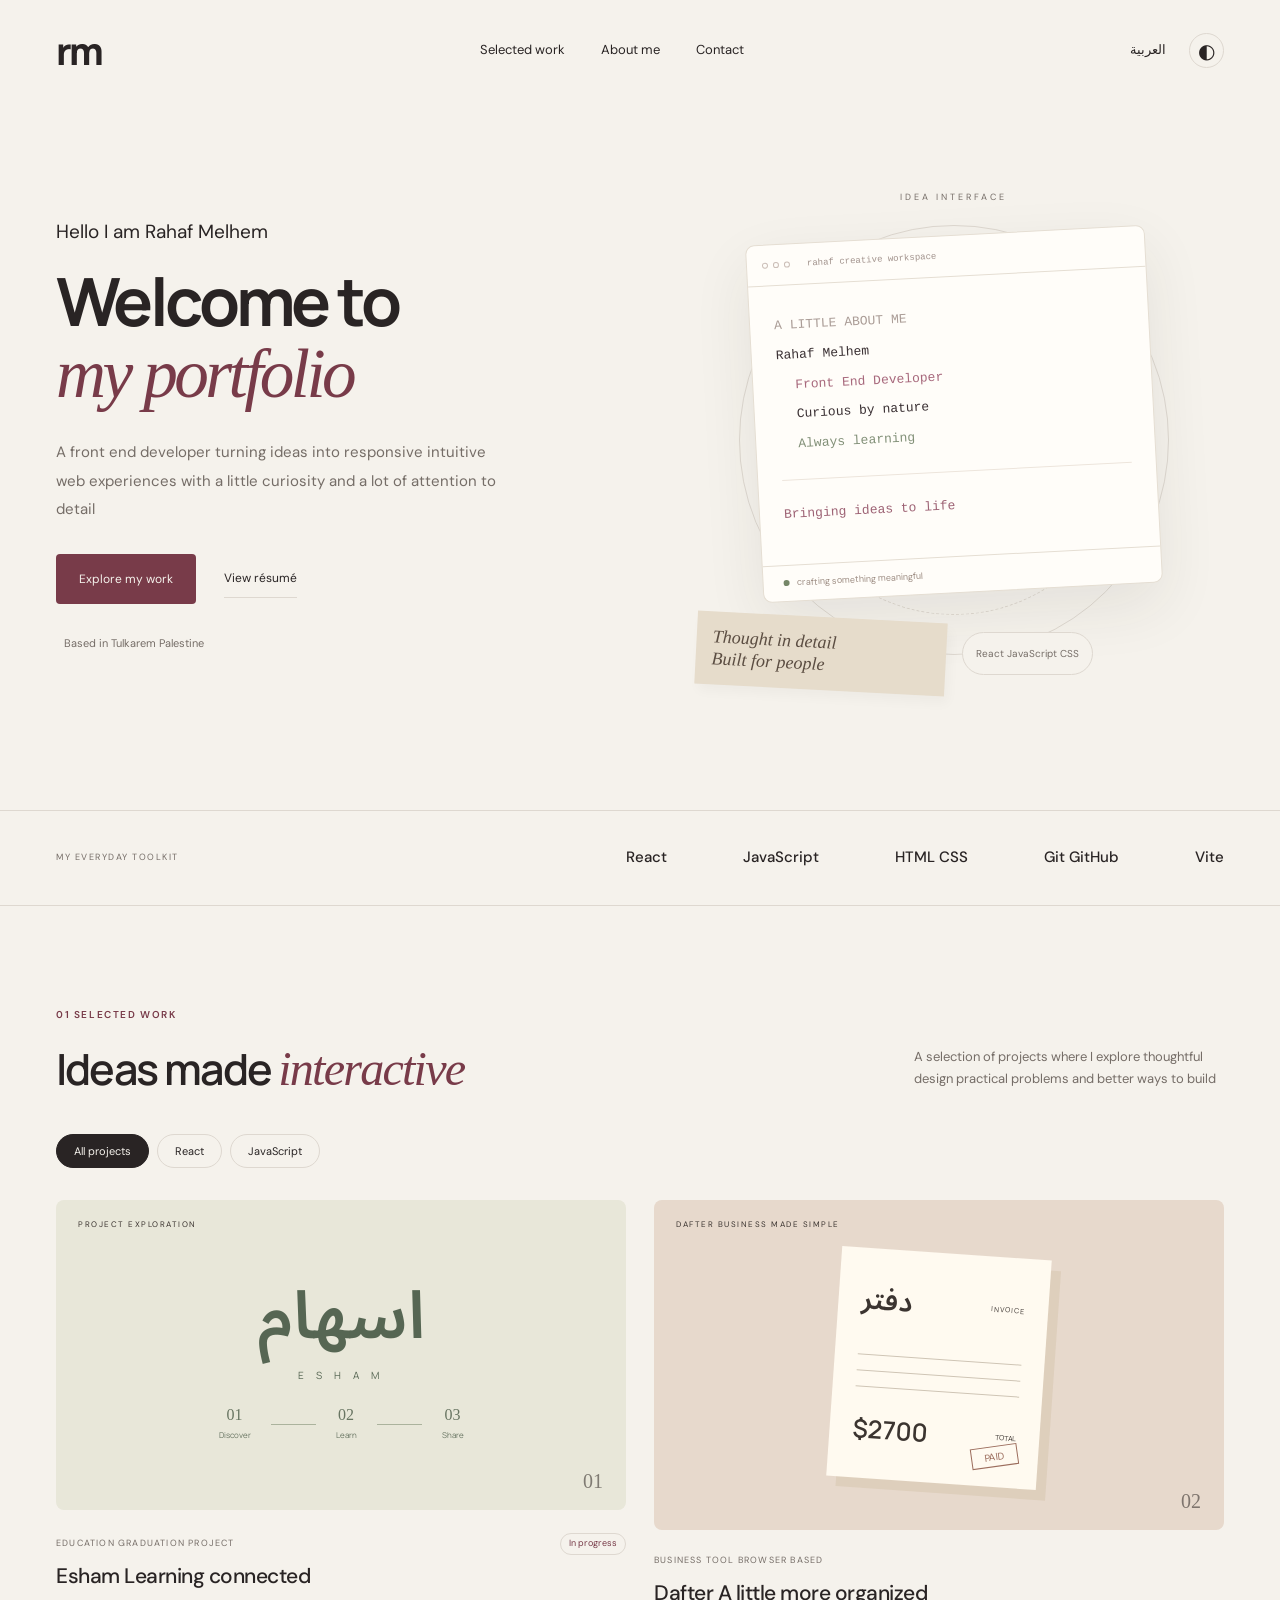
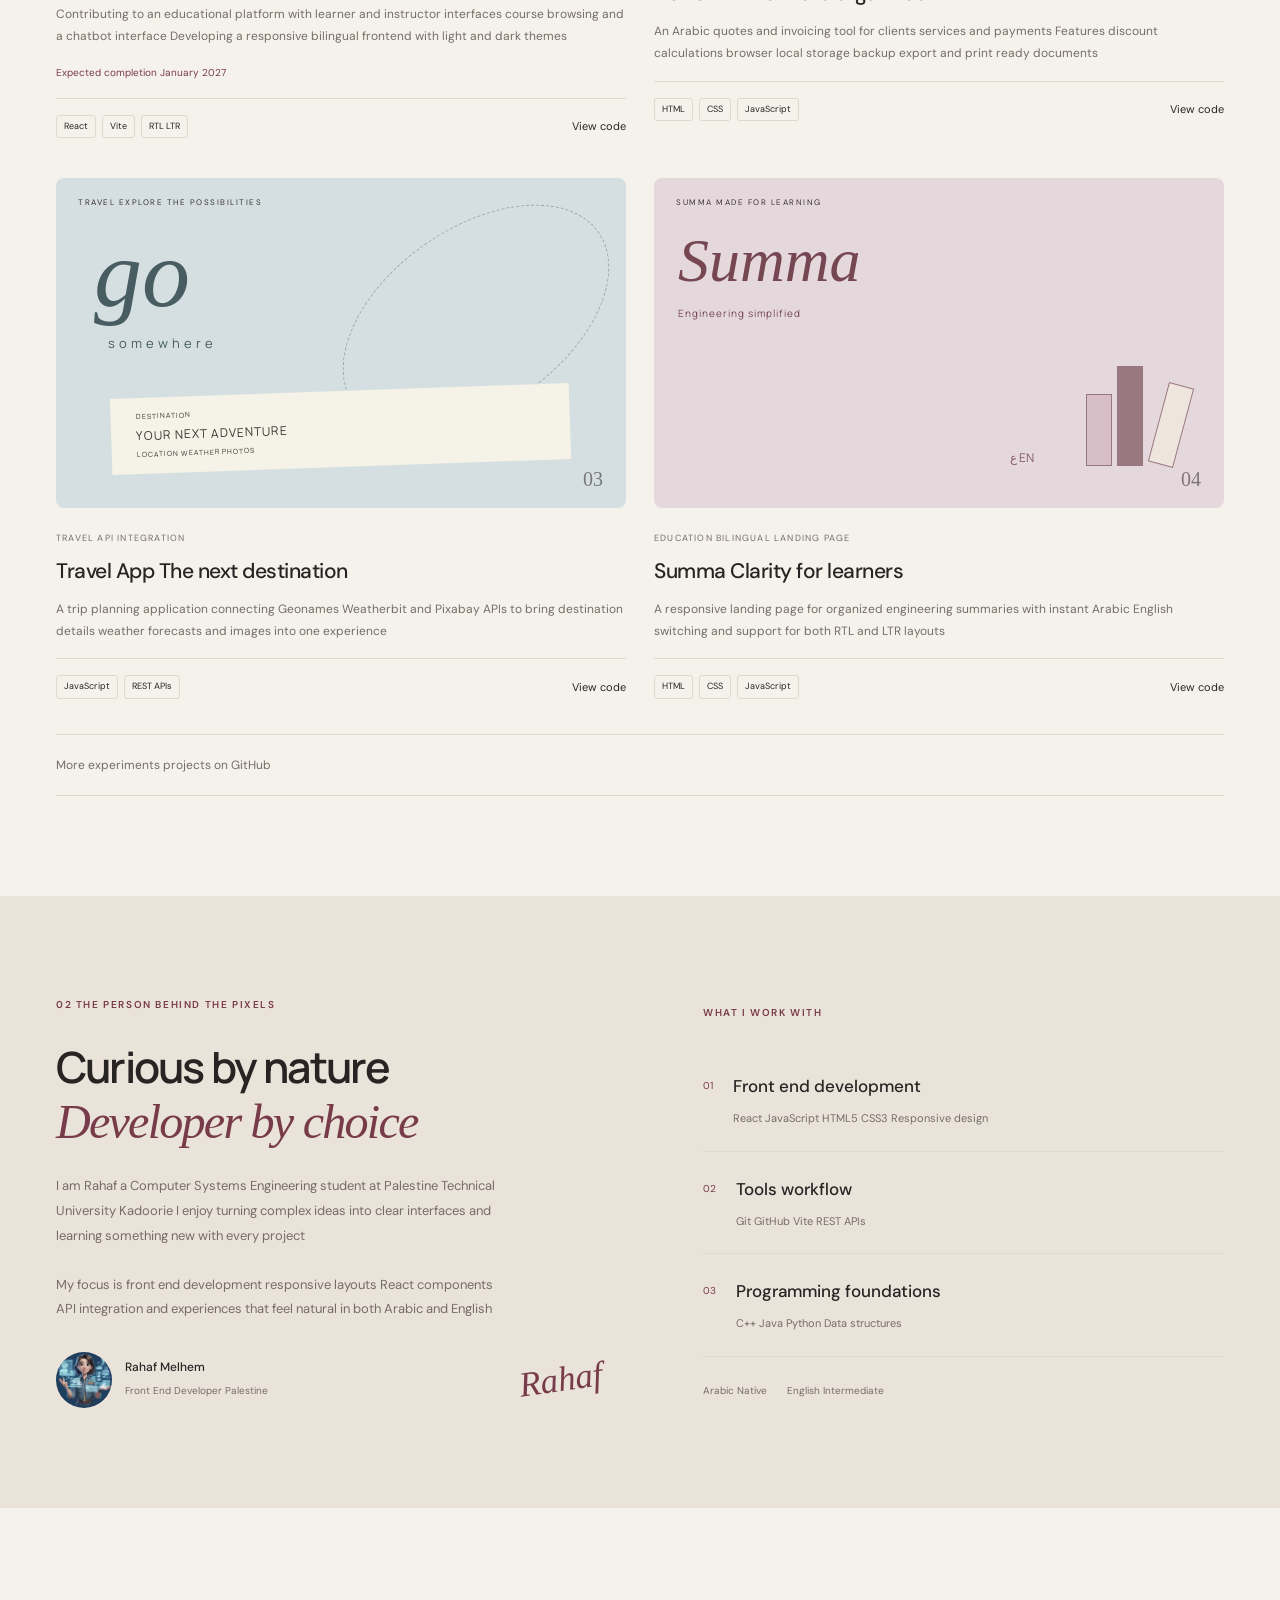
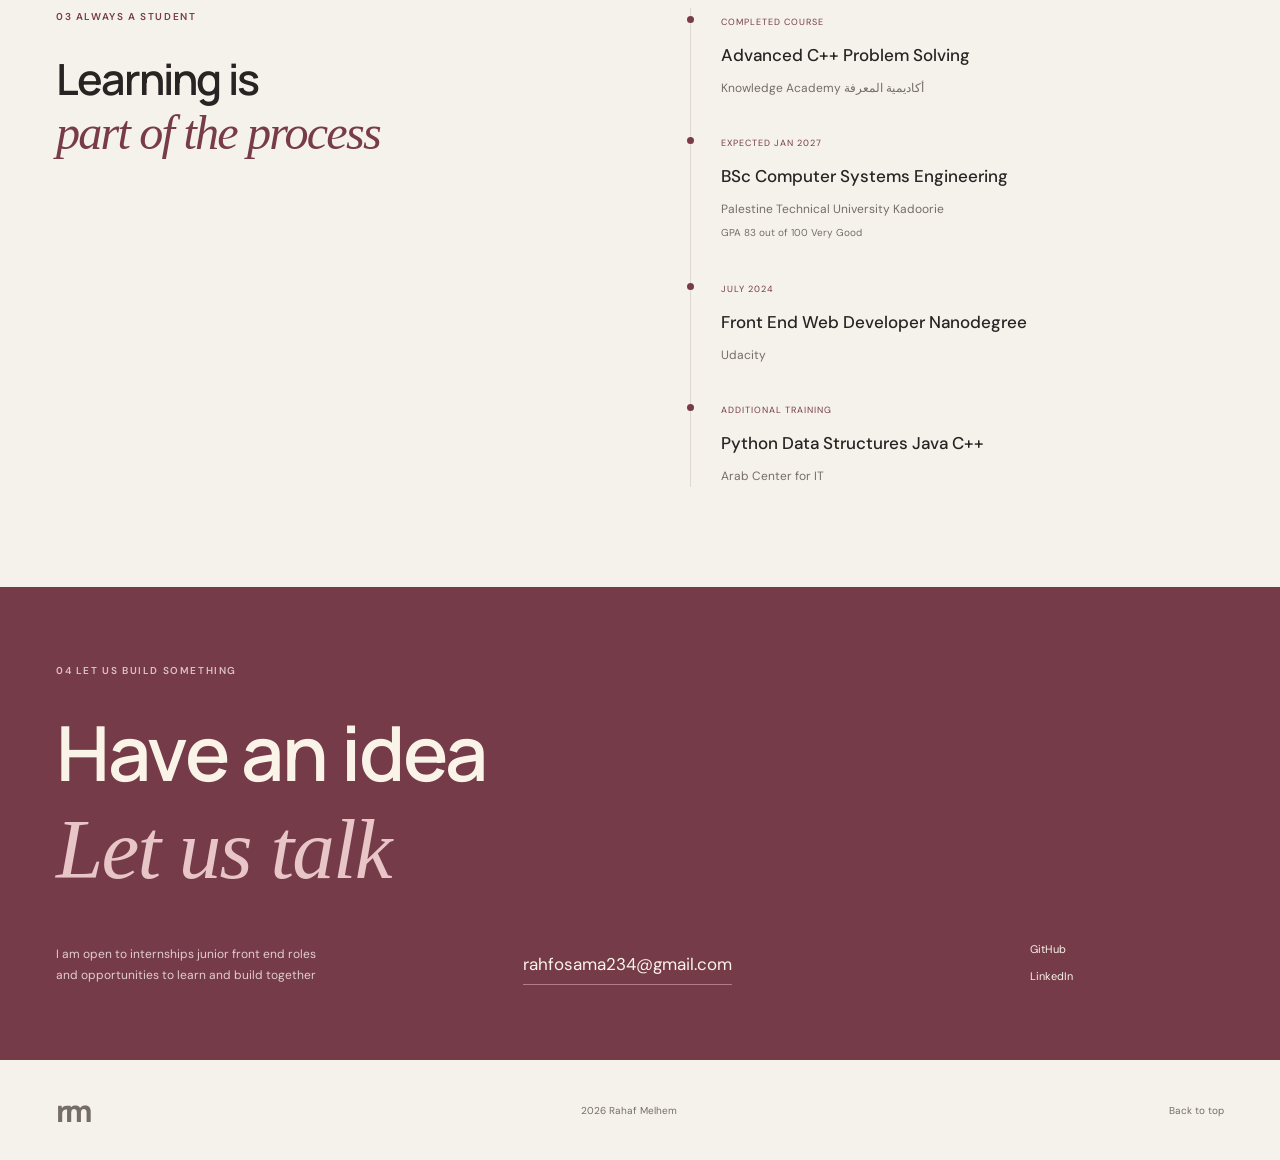
<file: index.html>
<!doctype html><html lang="en"><head><meta charset="utf-8"><meta name="viewport" content="width=device-width,initial-scale=1"><meta http-equiv="refresh" content="0; url=portfolio/"><title>Rahaf Melhem Portfolio</title></head><body><p><a href="portfolio/">Open Rahaf Melhem Portfolio</a></p></body></html>
</file>
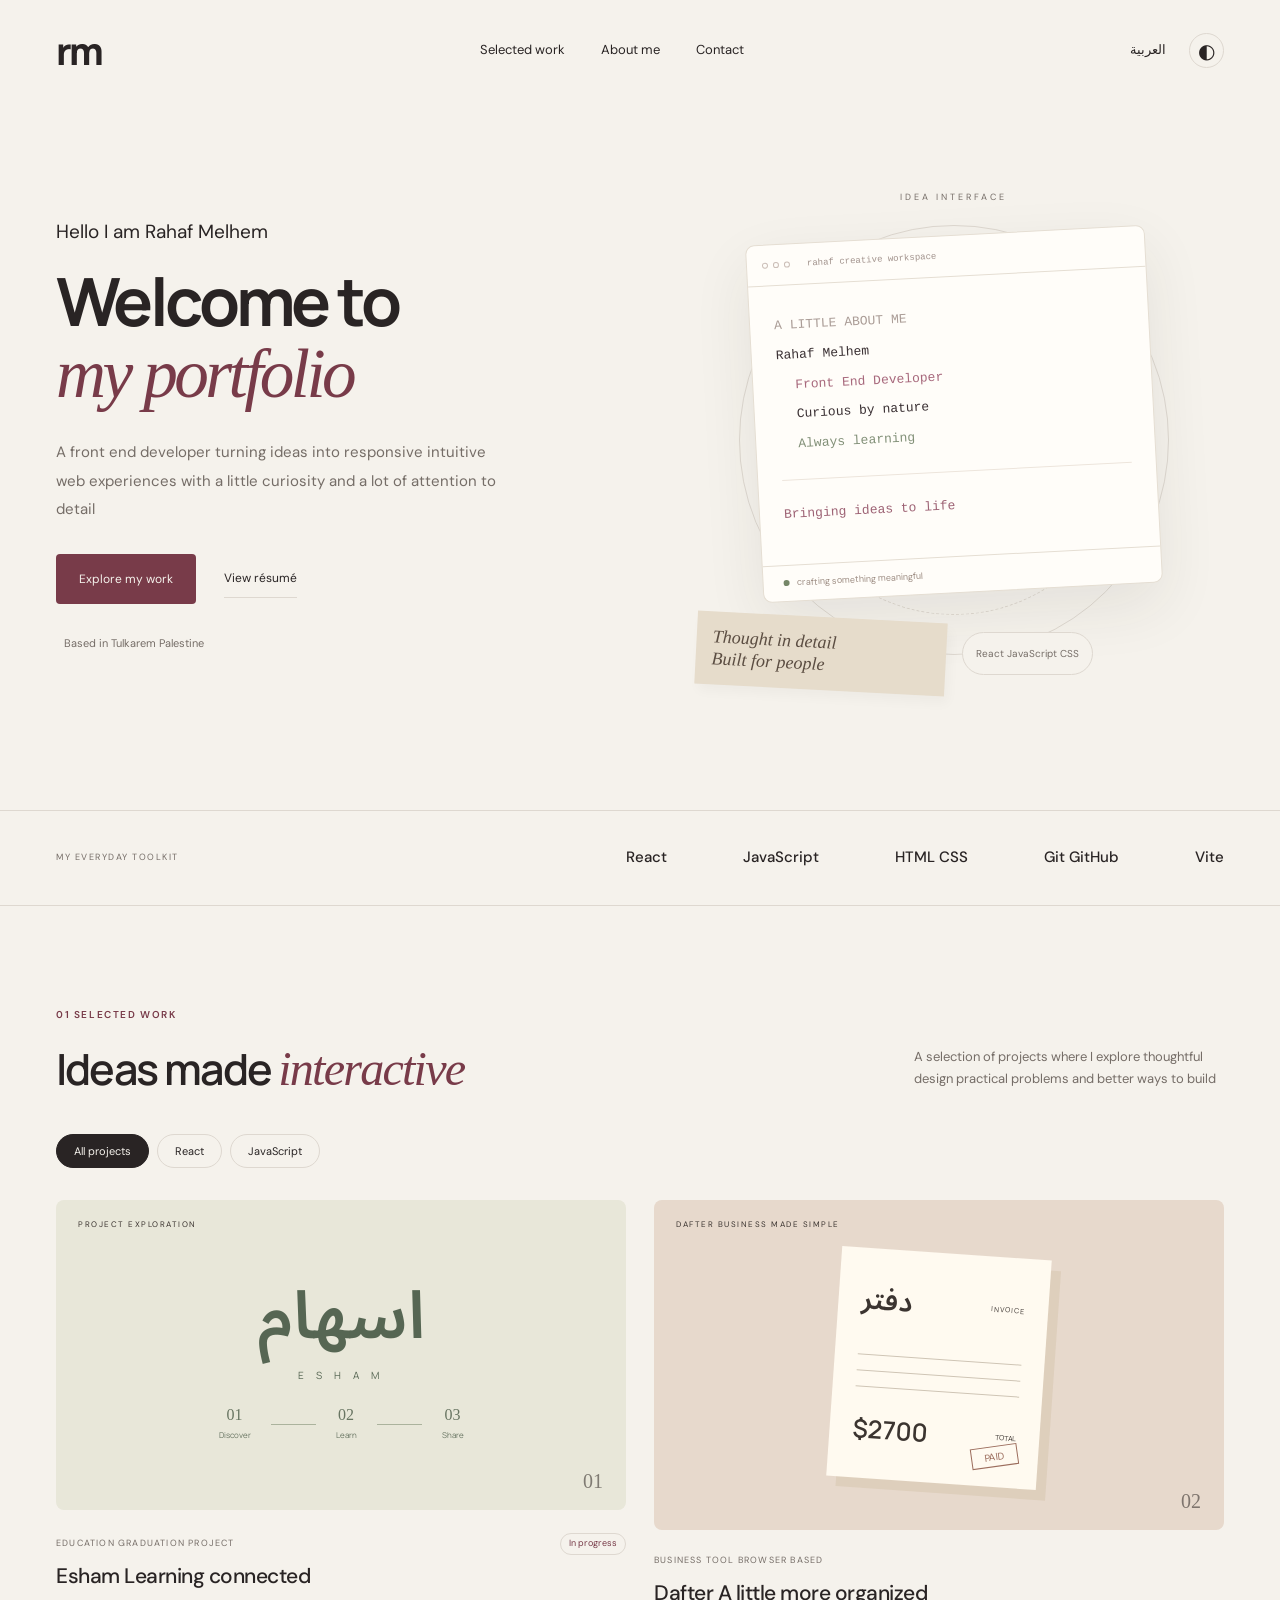
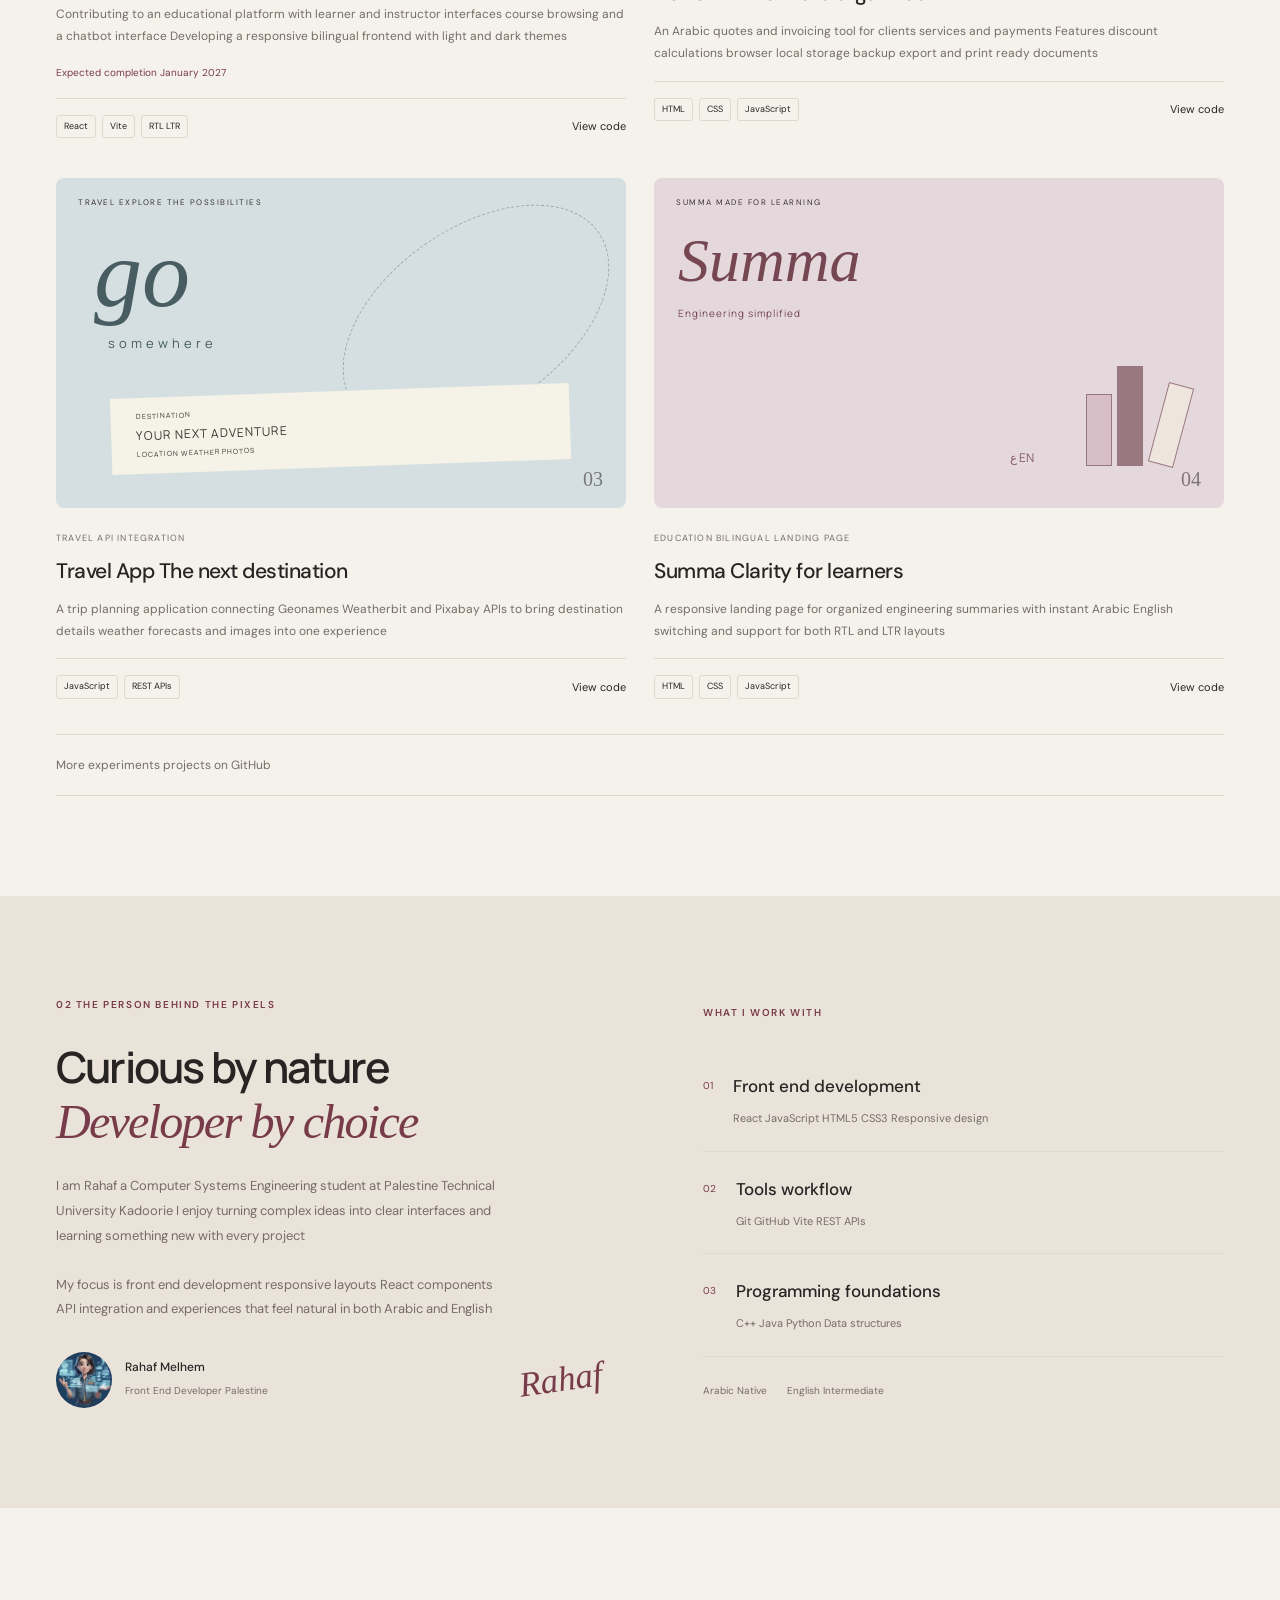
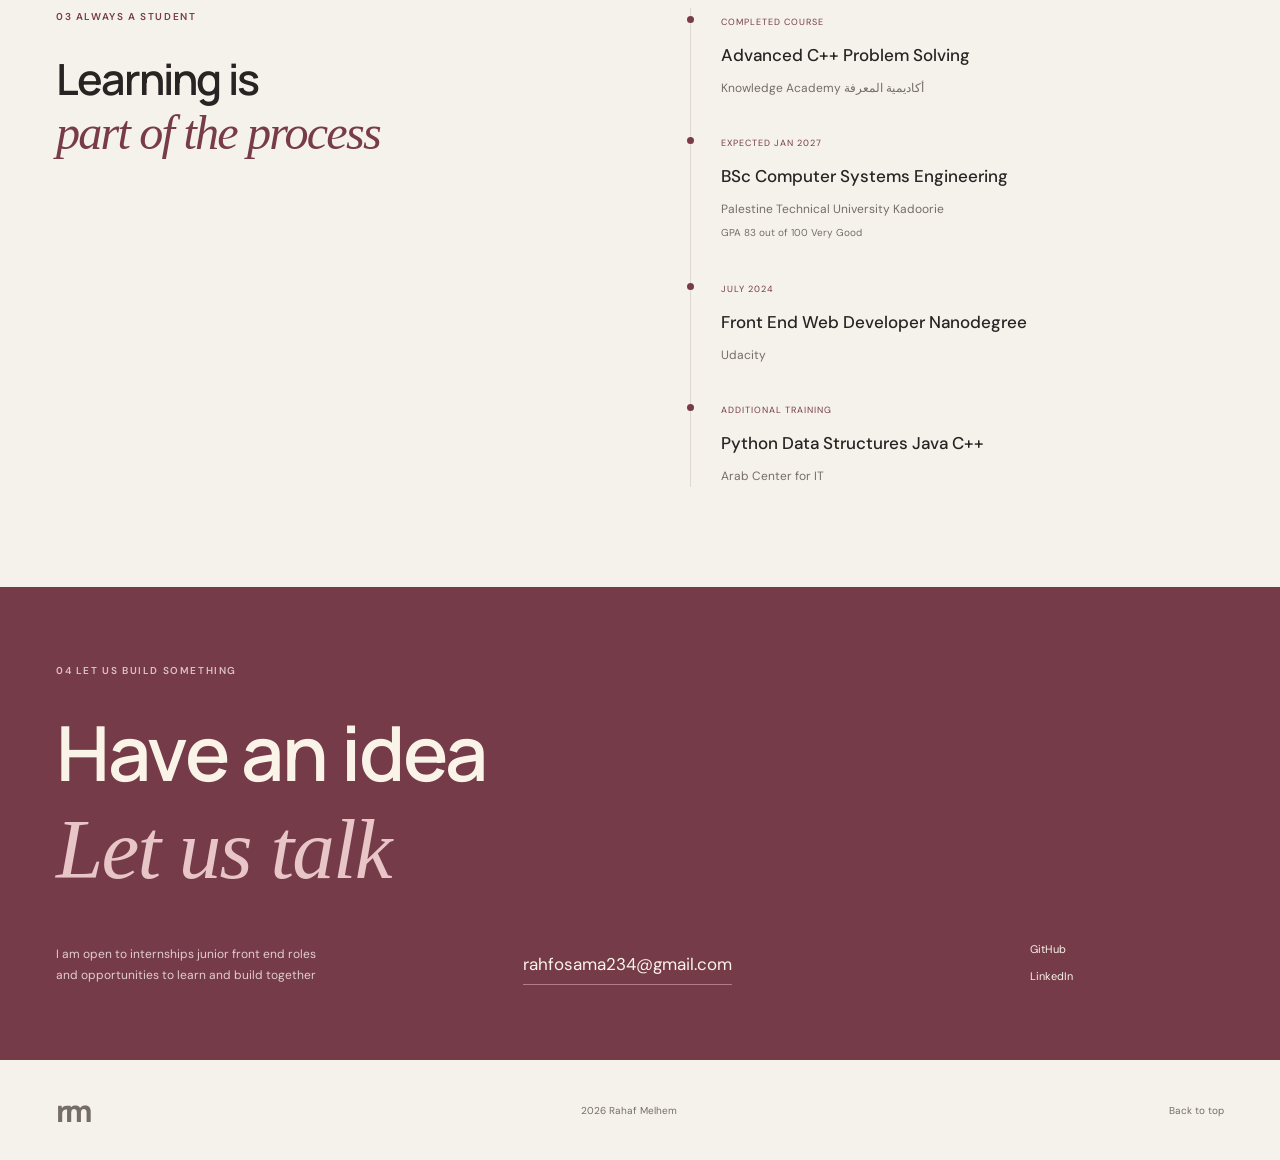
<file: portfolio/index.html>
<!doctype html>
<html lang="en" dir="ltr">
<head>
<meta charset="utf-8"><meta name="viewport" content="width=device-width, initial-scale=1">
<meta name="theme-color" content="#f5f2ec"><meta name="description" content="Rahaf Melhem — Front-End Developer and Computer Systems Engineering student. Explore React, JavaScript and bilingual web projects.">
<meta property="og:title" content="Rahaf Melhem — Front-End Developer"><meta property="og:description" content="Thoughtful interfaces, built with care. A selection of my frontend projects and engineering journey.">
<title>Rahaf Melhem   Front End Developer</title>
<link rel="icon" href="assets/favicon.svg" type="image/svg+xml"><link rel="stylesheet" href="style.css"><script src="script.js" defer></script>
</head>
<body>
<a class="skip" href="#main" data-i18n="skip">Skip to content</a>
<header class="header"><a class="brand" href="#" aria-label="Rahaf Melhem home">rm</a><nav aria-label="Main navigation"><a href="#work" data-i18n="navWork">Selected work</a><a href="#about" data-i18n="navAbout">About me</a><a href="#contact" data-i18n="navContact">Contact</a></nav><div class="controls"><button id="language" aria-label="Switch to Arabic">العربية</button><button id="theme" aria-label="Switch color theme" title="Switch color theme">◐</button></div></header>
<main id="main">
<section class="hero wrap"><div class="hero-copy"><p class="hello" data-i18n="hello">Hello  I am Rahaf Melhem </p><h1 data-i18n="hero">Welcome to<br><em>my portfolio</em></h1><p class="intro" data-i18n="intro">A front end developer turning ideas into responsive  intuitive web experiences   with a little curiosity and a lot of attention to detail </p><div class="actions"><a class="button primary" href="#work"><span data-i18n="explore">Explore my work</span><span aria-hidden="true"> </span></a><a class="text-link" href="resume.html" target="_blank" data-i18n="resume">View résumé  </a></div><p class="location"><span aria-hidden="true"> </span> <span data-i18n="location">Based in Tulkarem  Palestine</span></p></div>
<div class="hero-art" aria-label="A visual sketch of the process from idea to interface"><div class="art-caption">IDEA   INTERFACE</div><div class="orbit orbit-one"></div><div class="orbit orbit-two"></div><div class="browser-card"><div class="browser-top"><i></i><i></i><i></i><span>rahaf   creative workspace</span></div><div class="code-body"><p class="code-comment">A LITTLE ABOUT ME</p><p>Rahaf Melhem</p><p class="indent"><span class="code-key">Front End Developer</span></p><p class="indent">Curious by nature</p><p class="indent"><span class="code-str">Always learning</span></p><div class="code-line"></div><p class="code-fn">Bringing ideas to life</p></div><div class="browser-bottom"><span class="status-dot"></span> crafting something meaningful</div></div><div class="floating-note"><div data-i18n="note">Thought in detail <br>Built for people </div></div><div class="skill-sticker"><span>React   JavaScript   CSS</span></div></div></section>
<div class="tech-strip"><div class="wrap strip-inner"><span data-i18n="toolkit">MY EVERYDAY TOOLKIT</span><div>React <b aria-hidden="true"></b> JavaScript <b aria-hidden="true"></b> HTML   CSS <b aria-hidden="true"></b> Git   GitHub <b aria-hidden="true"></b> Vite</div></div></div>
<section id="work" class="work wrap section"><div class="section-top"><div><p class="eyebrow" data-i18n="workLabel">01   SELECTED WORK</p><h2 data-i18n="workTitle">Ideas made <em>interactive </em></h2></div><p data-i18n="workIntro">A selection of projects where I explore thoughtful design  practical problems  and better ways to build </p></div><div class="filters" role="group" aria-label="Filter projects"><button class="active" data-filter="all" aria-pressed="true" data-i18n="filterAll">All projects</button><button data-filter="react" aria-pressed="false">React</button><button data-filter="js" aria-pressed="false">JavaScript</button></div>
<div class="projects">
<article class="project featured" data-type="react"><div class="project-art esham-art"><span class="art-label" data-i18n="visualLabel">PROJECT EXPLORATION</span><div class="esham-word">اسهام<span>E S H A M</span></div><div class="learning-path"><span>01<br><small>Discover</small></span><i></i><span>02<br><small>Learn</small></span><i></i><span>03<br><small>Share</small></span></div><span class="project-number">01</span></div><div class="project-body"><div class="project-top"><p class="category" data-i18n="eshamType">EDUCATION   GRADUATION PROJECT</p><span class="badge" data-i18n="progress">In progress</span></div><h3 data-i18n="eshamName">Esham   Learning  connected </h3><p data-i18n="eshamDesc">Contributing to an educational platform with learner and instructor interfaces  course browsing  and a chatbot interface  Developing a responsive  bilingual frontend with light and dark themes </p><p class="completion" data-i18n="completion">Expected completion   January 2027</p><div class="project-footer"><div class="tags"><span>React</span><span>Vite</span><span>RTL   LTR</span></div><a href="https://github.com/skillifyproj-creator/esham" target="_blank" rel="noopener noreferrer" data-i18n="code">View code  </a></div></div></article>
<article class="project" data-type="js"><div class="project-art dafter-art"><span class="art-label">DAFTER   BUSINESS MADE SIMPLE</span><div class="invoice-art"><span class="invoice-brand">دفتر<span>INVOICE</span></span><div class="invoice-lines"><i></i><i></i><i></i></div><div class="invoice-total">$2700<span>TOTAL</span></div><div class="paid-stamp">PAID</div></div><span class="project-number">02</span></div><div class="project-body"><p class="category" data-i18n="dafterType">BUSINESS TOOL   BROWSER BASED</p><h3 data-i18n="dafterName">Dafter   A little more organized </h3><p data-i18n="dafterDesc">An Arabic quotes and invoicing tool for clients  services  and payments  Features discount calculations  browser local storage  backup export  and print ready documents </p><div class="project-footer"><div class="tags"><span>HTML</span><span>CSS</span><span>JavaScript</span></div><a href="https://github.com/rahafOM/dafter" target="_blank" rel="noopener noreferrer" data-i18n="code">View code  </a></div></div></article>
<article class="project" data-type="js"><div class="project-art travel-art"><span class="art-label">TRAVEL   EXPLORE THE POSSIBILITIES</span><div class="travel-orbit"></div><div class="travel-word">go<span>somewhere </span></div><div class="travel-ticket">DESTINATION <span>YOUR NEXT ADVENTURE</span><div>LOCATION   WEATHER   PHOTOS</div></div><span class="project-number">03</span></div><div class="project-body"><p class="category" data-i18n="travelType">TRAVEL   API INTEGRATION</p><h3 data-i18n="travelName">Travel App   The next destination </h3><p data-i18n="travelDesc">A trip planning application connecting Geonames  Weatherbit  and Pixabay APIs to bring destination details  weather forecasts  and images into one experience </p><div class="project-footer"><div class="tags"><span>JavaScript</span><span>REST APIs</span></div><a href="https://github.com/rahafOM/travel" target="_blank" rel="noopener noreferrer" data-i18n="code">View code  </a></div></div></article>
<article class="project" data-type="js"><div class="project-art summa-art"><span class="art-label">SUMMA   MADE FOR LEARNING</span><div class="summa-title">Summa<span>Engineering  simplified </span></div><div class="summa-books"><span></span><span></span><span></span><i>ع   EN</i></div><span class="project-number">04</span></div><div class="project-body"><p class="category" data-i18n="summaType">EDUCATION   BILINGUAL LANDING PAGE</p><h3 data-i18n="summaName">Summa   Clarity for learners </h3><p data-i18n="summaDesc">A responsive landing page for organized engineering summaries  with instant Arabic English switching and support for both RTL and LTR layouts </p><div class="project-footer"><div class="tags"><span>HTML</span><span>CSS</span><span>JavaScript</span></div><a href="https://github.com/rahafOM/summa" target="_blank" rel="noopener noreferrer" data-i18n="code">View code  </a></div></div></article>
</div><a class="more-projects" href="https://github.com/rahafOM" target="_blank" rel="noopener noreferrer"><span data-i18n="more">More experiments   projects on GitHub</span><span> </span></a></section>
<section id="about" class="about-section"><div class="wrap about-grid"><div><p class="eyebrow" data-i18n="aboutLabel">02   THE PERSON BEHIND THE PIXELS</p><h2 data-i18n="aboutTitle">Curious by nature <br><em>Developer by choice </em></h2><p class="about-text" data-i18n="aboutText">I am Rahaf  a Computer Systems Engineering student at Palestine Technical University   Kadoorie  I enjoy turning complex ideas into clear interfaces and learning something new with every project </p><p class="about-text" data-i18n="aboutText2">My focus is front end development  responsive layouts  React components  API integration  and experiences that feel natural in both Arabic and English </p><div class="profile-mini"><img src="assets/rahaf.jpg" alt="Rahaf’s illustrated GitHub avatar" width="56" height="56" loading="lazy"><div><strong data-i18n="myName">Rahaf Melhem</strong><span data-i18n="role">Front End Developer   Palestine</span></div><span class="signature" aria-hidden="true">Rahaf </span></div></div><div class="skills-panel"><p class="eyebrow" data-i18n="skillsLabel">WHAT I WORK WITH</p><div class="skill-row"><span>01</span><div><h3 data-i18n="frontend">Front end development</h3><p>React   JavaScript   HTML5   CSS3   Responsive design</p></div></div><div class="skill-row"><span>02</span><div><h3 data-i18n="tools">Tools   workflow</h3><p>Git   GitHub   Vite   REST APIs</p></div></div><div class="skill-row"><span>03</span><div><h3 data-i18n="foundations">Programming foundations</h3><p>C++   Java   Python   Data structures</p></div></div><div class="languages"><span data-i18n="arabic">Arabic   Native</span><span data-i18n="english">English   Intermediate</span></div></div></div></section>
<section class="wrap section journey"><div><p class="eyebrow" data-i18n="journeyLabel">03   ALWAYS A STUDENT</p><h2 data-i18n="journeyTitle">Learning is<br><em>part of the process </em></h2></div><div class="timeline"><div class="timeline-item"><span class="date" data-i18n="completedCourse">COMPLETED COURSE</span><h3 data-i18n="advancedCpp">Advanced C++ &amp; Problem Solving</h3><p data-i18n="academy">Knowledge Academy  أكاديمية المعرفة </p></div><div class="timeline-item"><span class="date" data-i18n="expected">EXPECTED JAN 2027</span><h3 data-i18n="degree">BSc Computer Systems Engineering</h3><p data-i18n="university">Palestine Technical University   Kadoorie</p><span class="small" data-i18n="gpa">GPA 83 out of 100   Very Good</span></div><div class="timeline-item"><span class="date" data-i18n="july">JULY 2024</span><h3>Front End Web Developer Nanodegree</h3><p>Udacity</p></div><div class="timeline-item"><span class="date" data-i18n="training">ADDITIONAL TRAINING</span><h3 data-i18n="courses">Python  Data Structures  Java   C++</h3><p data-i18n="center">Arab Center for IT</p></div></div></section>
<section id="contact" class="contact"><div class="wrap"><p class="eyebrow" data-i18n="contactLabel">04   LET US BUILD SOMETHING</p><h2 data-i18n="contactTitle">Have an idea <br><em>Let us talk </em><span> </span></h2><div class="contact-bottom"><p data-i18n="contactText">I am open to internships  junior front end roles  and opportunities to learn and build together </p><a class="email" href="mailto:rahfosama234@gmail.com">rahfosama234@gmail.com</a><div class="social"><a href="https://github.com/rahafOM" target="_blank" rel="noopener noreferrer">GitHub  </a><a href="https://www.linkedin.com/in/rahaf-melhem" target="_blank" rel="noopener noreferrer">LinkedIn  </a></div></div></div></section>
</main><footer class="wrap footer"><a class="brand" href="#" aria-label="Back to top">rm</a><p>  <span id="year">2026</span> <span data-i18n="myName">Rahaf Melhem</span></p><a href="#main" data-i18n="backTop">Back to top  </a></footer>
</body></html>
</file>
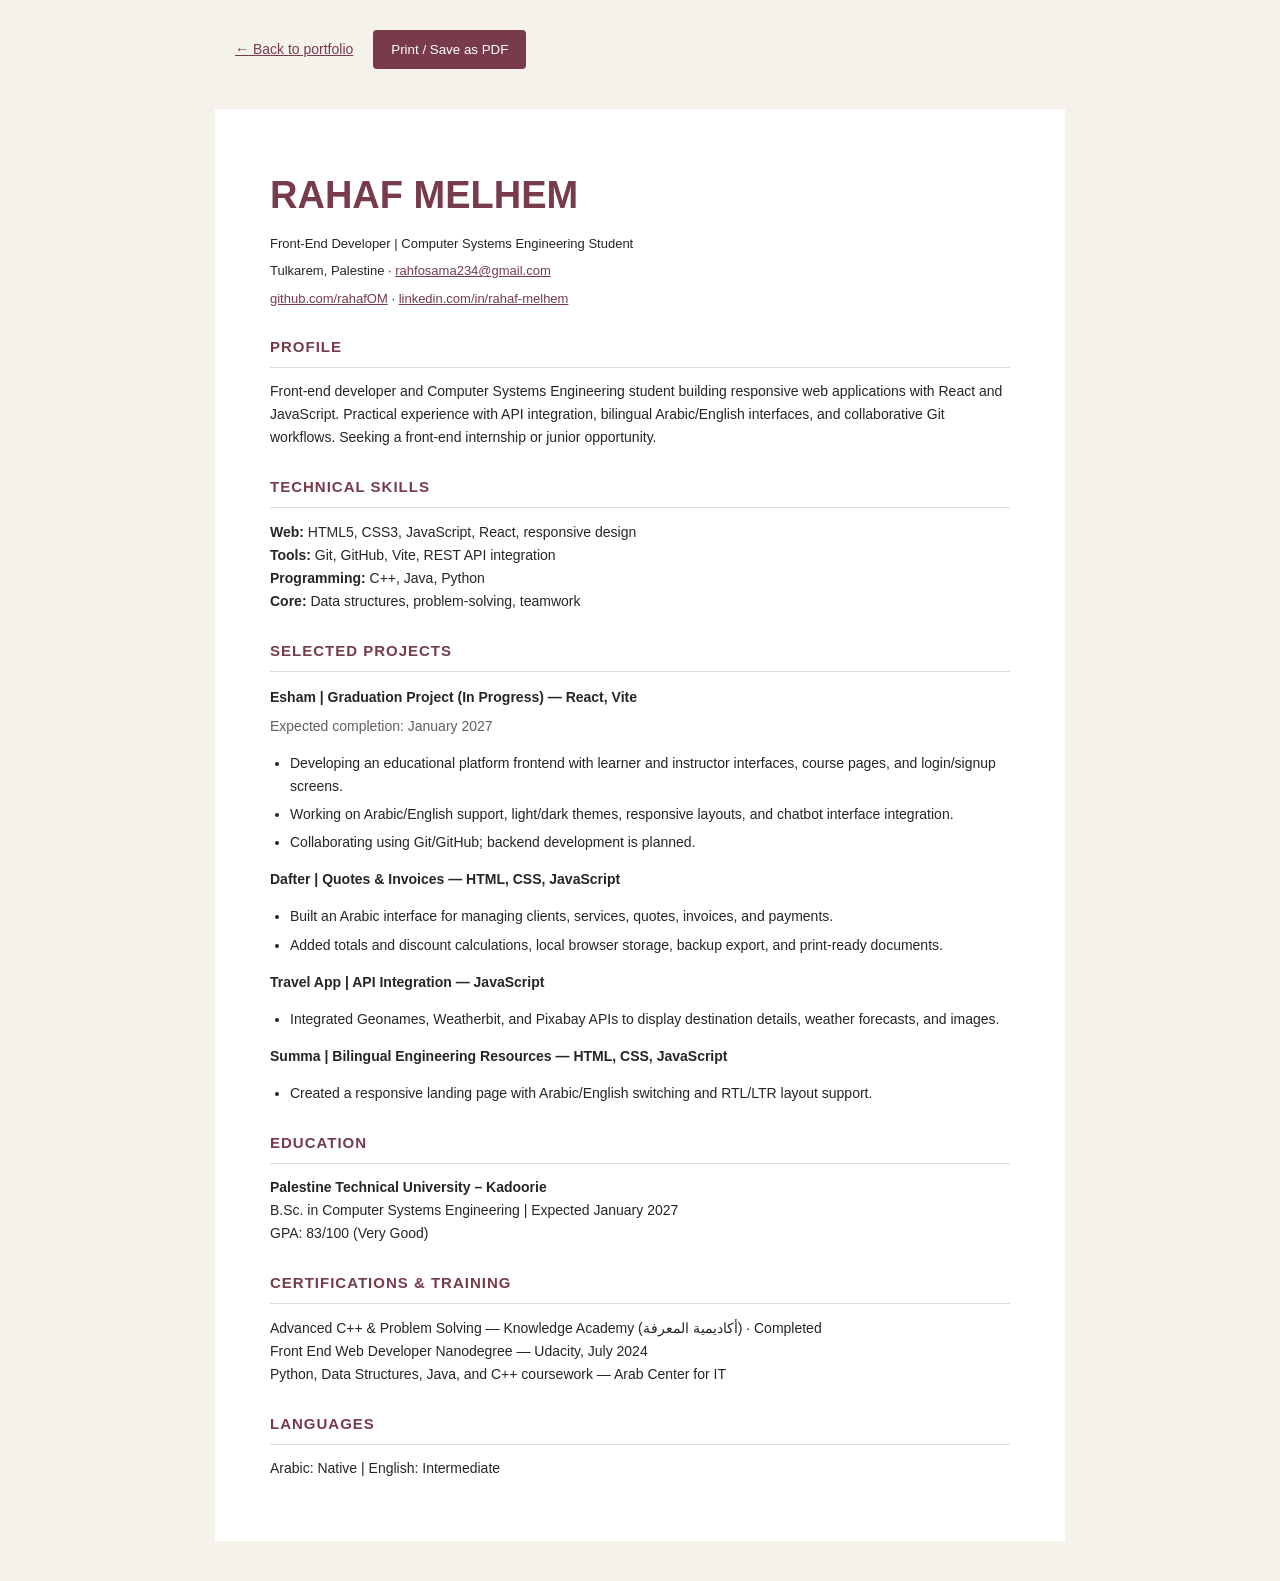
<file: portfolio/resume.html>
<!doctype html><html lang="en"><head><meta charset="utf-8"><meta name="viewport" content="width=device-width,initial-scale=1"><title>Rahaf Melhem — Résumé</title><style>*{box-sizing:border-box}body{margin:0;background:#f5f2ec;font:14px/1.65 Arial,sans-serif;color:#292424}main{max-width:850px;margin:40px auto;padding:55px;background:#fff}h1{font-size:38px;margin:0;color:#783b49}h2{font-size:15px;text-transform:uppercase;letter-spacing:1px;border-bottom:1px solid #ddd;padding-bottom:7px;margin-top:26px;color:#783b49}h3{font-size:14px;margin-bottom:4px}p{margin:6px 0}a{color:#783b49}li{margin-bottom:5px}ul{padding-left:20px}header p{font-size:13px}.toolbar{max-width:850px;margin:30px auto;display:flex;gap:20px;align-items:center;padding:0 20px}button{border:0;padding:12px 18px;background:#783b49;color:white;cursor:pointer;border-radius:4px}.muted{color:#655d59}@media(max-width:600px){main{padding:25px;margin:15px}h1{font-size:30px}}@media print{body{background:white;font-size:10pt}.toolbar{display:none}main{margin:0;padding:0;max-width:none}h1{font-size:25pt}h2{margin-top:15px}a{color:inherit;text-decoration:none}h2,h3{break-after:avoid}li{break-inside:avoid}@page{size:A4;margin:16mm}}</style></head><body><div class="toolbar"><a href="index.html">← Back to portfolio</a><button id="print">Print / Save as PDF</button></div><main><header><h1>RAHAF MELHEM</h1><p>Front-End Developer | Computer Systems Engineering Student</p><p>Tulkarem, Palestine · <a href="mailto:rahfosama234@gmail.com">rahfosama234@gmail.com</a></p><p><a href="https://github.com/rahafOM">github.com/rahafOM</a> · <a href="https://www.linkedin.com/in/rahaf-melhem">linkedin.com/in/rahaf-melhem</a></p></header><h2>Profile</h2><p>Front-end developer and Computer Systems Engineering student building responsive web applications with React and JavaScript. Practical experience with API integration, bilingual Arabic/English interfaces, and collaborative Git workflows. Seeking a front-end internship or junior opportunity.</p><h2>Technical skills</h2><p><b>Web:</b> HTML5, CSS3, JavaScript, React, responsive design<br><b>Tools:</b> Git, GitHub, Vite, REST API integration<br><b>Programming:</b> C++, Java, Python<br><b>Core:</b> Data structures, problem-solving, teamwork</p><h2>Selected projects</h2><h3>Esham | Graduation Project (In Progress) — React, Vite</h3><p class="muted">Expected completion: January 2027</p><ul><li>Developing an educational platform frontend with learner and instructor interfaces, course pages, and login/signup screens.</li><li>Working on Arabic/English support, light/dark themes, responsive layouts, and chatbot interface integration.</li><li>Collaborating using Git/GitHub; backend development is planned.</li></ul><h3>Dafter | Quotes & Invoices — HTML, CSS, JavaScript</h3><ul><li>Built an Arabic interface for managing clients, services, quotes, invoices, and payments.</li><li>Added totals and discount calculations, local browser storage, backup export, and print-ready documents.</li></ul><h3>Travel App | API Integration — JavaScript</h3><ul><li>Integrated Geonames, Weatherbit, and Pixabay APIs to display destination details, weather forecasts, and images.</li></ul><h3>Summa | Bilingual Engineering Resources — HTML, CSS, JavaScript</h3><ul><li>Created a responsive landing page with Arabic/English switching and RTL/LTR layout support.</li></ul><h2>Education</h2><p><b>Palestine Technical University – Kadoorie</b><br>B.Sc. in Computer Systems Engineering | Expected January 2027<br>GPA: 83/100 (Very Good)</p><h2>Certifications & Training</h2><p>Advanced C++ &amp; Problem Solving — Knowledge Academy (أكاديمية المعرفة) · Completed<br>Front End Web Developer Nanodegree — Udacity, July 2024<br>Python, Data Structures, Java, and C++ coursework — Arab Center for IT</p><h2>Languages</h2><p>Arabic: Native | English: Intermediate</p></main><script>document.getElementById('print').addEventListener('click',()=>window.print())</script></body></html>
</file>
<file: portfolio/style.css>
@import url('https://fonts.googleapis.com/css2?family=DM+Sans:wght@400;500;600;700&family=Manrope:wght@400;500;600;700;800&family=Noto+Sans+Arabic:wght@400;500;600;700&display=swap');
:root{--bg:#f5f2ec;--surface:#fffdf9;--ink:#292424;--muted:#756d67;--accent:#783b49;--line:#ded8d0;--soft:#eae3da;--card:#fffdf9;--serif:Georgia,'Times New Roman',serif}*{box-sizing:border-box}html{scroll-behavior:smooth;scroll-padding-top:100px}body{margin:0;background:var(--bg);color:var(--ink);font:15px/1.7 'DM Sans',sans-serif}body.dark{--bg:#211f20;--surface:#292627;--ink:#f5f0e9;--muted:#bbb0a7;--accent:#e8a9b6;--line:#494043;--soft:#332e30;--card:#292627}a{color:inherit;text-decoration:none}button{font:inherit;cursor:pointer}a,button{-webkit-tap-highlight-color:transparent}button:focus-visible,a:focus-visible{outline:3px solid var(--accent);outline-offset:5px}button{color:inherit}.wrap{max-width:1200px;width:calc(100% - 112px);margin:auto}.header{height:100px;padding:0 56px;max-width:1440px;margin:auto;display:flex;align-items:center;justify-content:space-between;gap:30px}.brand{font:800 38px 'Manrope',sans-serif;letter-spacing:-3px}.brand span{color:var(--accent)}nav{display:flex;gap:36px;font-size:13px}nav a{position:relative}nav a:after{content:'';position:absolute;bottom:-6px;left:0;width:0;height:1px;background:var(--accent);transition:width .2s}nav a:hover:after{width:100%}.controls{display:flex;align-items:center;gap:15px}.controls button{background:transparent;border:0;padding:8px;font-size:13px}.controls #theme{border:1px solid var(--line);border-radius:50%;width:35px;height:35px;padding:0;font-size:20px}.hero{display:grid;grid-template-columns:1.05fr 1fr;align-items:center;min-height:710px;padding-top:50px;padding-bottom:80px;gap:60px}.eyebrow{display:flex;align-items:center;gap:9px;font-size:10px;font-weight:600;letter-spacing:1.6px;color:var(--accent);margin:0 0 28px}.status-dot{width:6px;height:6px;border-radius:100%;display:inline-block;background:#758768;flex-shrink:0}.hello{font-size:19px;margin:0 0 16px}h1{font:700 clamp(47px,5.2vw,76px)/1.08 'Manrope',sans-serif;letter-spacing:-3.6px;margin:0 0 26px}em{font-family:var(--serif);font-weight:400;color:var(--accent)}h1 em{font-size:1.04em}p{margin-top:0}.intro{max-width:440px;font-size:15px;color:var(--muted);line-height:1.9}.actions{display:flex;align-items:center;gap:28px;margin:30px 0}.button{display:inline-flex;align-items:center;gap:40px;padding:15px 23px;font-size:12px;border-radius:4px}.primary{color:var(--bg);background:var(--accent)}.button:hover{transform:translateY(-2px)}.text-link{font-size:12px;border-bottom:1px solid var(--line);padding:8px 0}.location{font-size:11px;color:var(--muted);display:flex;gap:8px;align-items:center}.location>span:first-child{font-size:20px}.hero-art{position:relative;height:470px;display:flex;align-items:center;justify-content:center}.orbit{position:absolute;border:1px solid var(--line);border-radius:50%;width:430px;height:430px}.orbit-two{width:350px;height:350px;border-style:dashed;transform:rotate(20deg)}.art-caption{position:absolute;top:5px;left:80px;font-size:9px;color:var(--muted);letter-spacing:3px}.art-star{position:absolute;top:34px;right:32px;color:var(--accent);font-size:80px;line-height:1;z-index:2}.browser-card{width:400px;background:#fffdf9;box-shadow:0 22px 60px #362b2615;border:1px solid #e5ded3;transform:rotate(-5deg);border-radius:9px;color:#3a3033;z-index:1}.browser-top{display:flex;gap:5px;align-items:center;padding:15px;border-bottom:1px solid #e5ded3}.browser-top i{width:6px;height:6px;border:1px solid #cbbeb7;border-radius:50%}.browser-top span{margin-left:35px;font:9px monospace;color:#a1928c}.code-body{padding:30px 24px;font:12px/1.6 monospace}.code-body p{margin-bottom:9px}.code-body .indent{padding-left:18px}.code-comment{color:#aa9c96}.code-key{color:#a7687c}.code-str{color:#829078}.code-line{height:1px;background:#ede5dc;margin:24px 0}.code-fn{color:#9d6274}.code-fn span{color:#a89b90}.browser-bottom{display:flex;align-items:center;gap:7px;border-top:1px solid #e5ded3;padding:10px 20px;font-size:9px;color:#9e8e84}.floating-note{position:absolute;bottom:12px;right:-5px;background:#e6dccb;transform:rotate(7deg);padding:18px 22px;font:italic 21px/1.2 var(--serif);color:#5b4d42;z-index:2;box-shadow:4px 7px 12px #00000008}.floating-note>span{display:block;font-size:20px;margin-bottom:8px}.skill-sticker{position:absolute;left:-12px;bottom:35px;z-index:2;border:1px solid var(--line);background:var(--bg);border-radius:30px;padding:12px 17px;font-size:19px;color:var(--accent);transform:rotate(-8deg)}.skill-sticker span{font-size:9px;color:var(--muted);margin-left:7px}.tech-strip{border-block:1px solid var(--line)}.strip-inner{min-height:94px;display:flex;align-items:center;justify-content:space-between;gap:30px}.strip-inner>span{font-size:9px;letter-spacing:1.5px;color:var(--muted)}.strip-inner>div{display:flex;gap:28px;align-items:center;font-size:15px;font-weight:500}.strip-inner b{font-size:15px;color:var(--accent)}.section{padding-block:100px}.section-top{display:flex;justify-content:space-between;align-items:end;gap:60px;margin-bottom:36px}.section-top>p{font-size:13px;color:var(--muted);max-width:310px;margin-bottom:8px}h2{font:600 43px/1.2 'Manrope',sans-serif;letter-spacing:-1.8px;margin:0}h2 em{font-size:1.12em}.section-top .eyebrow{margin-bottom:17px}.filters{display:flex;gap:8px;margin-bottom:32px}.filters button{border:1px solid var(--line);border-radius:30px;background:transparent;padding:7px 17px;font-size:11px}.filters .active{color:var(--bg);background:var(--ink);border-color:var(--ink)}.projects{display:grid;grid-template-columns:1fr 1fr;gap:40px 28px}.project[hidden]{display:none}.project-art{height:310px;border-radius:8px;overflow:hidden;position:relative;transition:transform .3s;isolation:isolate;color:#3b3430}.project:hover .project-art{transform:translateY(-4px)}.art-label{position:absolute;top:21px;left:23px;font-size:8px;letter-spacing:1.5px}.project-number{position:absolute;bottom:17px;right:23px;font:italic 20px var(--serif);opacity:.6}.esham-art{background:#e8e7d9;display:flex;align-items:center;justify-content:center;flex-direction:column}.esham-word{font:600 66px 'Noto Sans Arabic',sans-serif;color:#566653;text-align:center;line-height:1.3}.esham-word span{display:block;font:10px 'Manrope';letter-spacing:5px;margin-top:8px}.learning-path{display:flex;align-items:center;gap:20px;margin-top:24px;font:16px var(--serif);text-align:center;color:#687562}.learning-path i{width:45px;height:1px;background:#abb39d}.learning-path small{font:8px 'Manrope';display:inline-block;margin-top:5px}.project-body{padding:23px 0 0}.category{font-size:9px;letter-spacing:1.2px;color:var(--muted);margin-bottom:10px}.project-top{display:flex;justify-content:space-between;align-items:baseline;gap:12px}.badge{border:1px solid var(--line);font-size:9px;padding:2px 8px;border-radius:15px;color:var(--accent);white-space:nowrap}.project h3{font-size:21px;line-height:1.4;font-weight:500;letter-spacing:-.5px;margin:0 0 12px}.project-body>p:not(.category){font-size:12px;color:var(--muted);line-height:1.85;margin-bottom:16px}.project-body .completion{font-size:10px!important;color:var(--accent)!important}.project-footer{display:flex;justify-content:space-between;align-items:center;border-top:1px solid var(--line);padding-top:16px;gap:12px}.tags{display:flex;gap:6px;flex-wrap:wrap}.tags span{font-size:9px;border:1px solid var(--line);border-radius:3px;padding:3px 7px}.project-footer a{font-size:11px;white-space:nowrap}.dafter-art{background:#e7d9cc;display:flex;align-items:center;justify-content:center}.invoice-art{width:210px;height:230px;background:#fffaf0;padding:23px;transform:rotate(8deg);box-shadow:10px 10px 0 #cbbb9c55;position:relative}.invoice-brand{font:600 28px 'Noto Sans Arabic';display:flex;justify-content:space-between;align-items:center}.invoice-brand span{font:7px 'Manrope';letter-spacing:1px}.invoice-lines{margin:24px 0}.invoice-lines i{display:block;height:1px;background:#cfc5b5;margin-bottom:15px}.invoice-total{font:600 25px 'Manrope';display:flex;justify-content:space-between;align-items:center}.invoice-total span{font:7px 'Manrope'}.paid-stamp{border:1px solid #9c6d5d;display:inline-block;font-size:10px;color:#9c6d5d;padding:1px 12px;position:absolute;bottom:20px;right:20px;transform:rotate(-12deg)}.travel-art{background:#d5dfe1;padding:50px 30px}.travel-word{font:italic 110px/.9 var(--serif);position:absolute;top:76px;left:60px;color:#475d61}.travel-word span{display:block;font:13px 'Manrope';letter-spacing:4px;margin:15px 0 0 14px}.plane{position:absolute;font:100px var(--serif);right:65px;top:65px;transform:rotate(-15deg);color:#72898d}.travel-orbit{position:absolute;width:300px;height:180px;border:1px dashed #93a9ab;border-radius:50%;transform:rotate(-35deg);right:0;top:50px}.travel-ticket{position:absolute;bottom:34px;left:40px;font:7px 'Manrope';background:#f5f3e7;padding:13px 25px;width:70%;transform:rotate(-4deg);letter-spacing:1px}.travel-ticket span{display:block;font-size:12px;margin-block:4px}.summa-art{background:#e5d8dc}.summa-title{position:absolute;left:42px;top:69px;font:italic 62px var(--serif);color:#764653}.summa-title span{display:block;font:10px 'Manrope';letter-spacing:2px;margin-top:5px}.summa-books{position:absolute;bottom:42px;right:46px;display:flex;gap:5px;align-items:end}.summa-books span{height:97px;width:26px;border:1px solid #987680;background:#d7bdc5}.summa-books span:nth-child(2){height:125px;background:#9a7882}.summa-books span:nth-child(3){transform:rotate(15deg);margin-left:10px;height:105px;background:#eee5dd}.summa-books i{position:absolute;left:-76px;bottom:0;font:12px 'Manrope';color:#855c69;white-space:nowrap}.more-projects{margin-top:35px;padding:20px 0;border-block:1px solid var(--line);display:flex;justify-content:space-between;font-size:12px;color:var(--muted)}.about-section{background:var(--soft);padding-block:100px}.about-grid{display:grid;grid-template-columns:1.05fr 1fr;gap:100px}.about-text{font-size:13px;color:var(--muted);line-height:1.9;max-width:450px;margin:24px 0 0}.profile-mini{display:flex;align-items:center;gap:13px;margin-top:30px}.profile-mini img{border-radius:50%;filter:saturate(.5)}.profile-mini strong{font-size:12px;font-weight:500;display:block}.profile-mini div>span{font-size:10px;color:var(--muted)}.signature{font:italic 35px var(--serif);color:var(--accent);margin-left:auto;transform:rotate(-8deg)}.skills-panel{padding-top:8px}.skill-row{display:flex;gap:20px;border-bottom:1px solid var(--line);padding:23px 0}.skill-row>span{font-size:10px;color:var(--accent);padding-top:5px}.skill-row h3{font-size:17px;font-weight:500;margin:0 0 8px}.skill-row p{font-size:11px;color:var(--muted);margin:0}.languages{display:flex;gap:20px;font-size:10px;color:var(--muted);padding-top:25px}.journey{display:grid;grid-template-columns:1fr 1fr;gap:100px}.timeline{border-left:1px solid var(--line);padding-left:30px}.timeline-item{position:relative;padding-bottom:30px}.timeline-item:last-child{padding-bottom:0}.timeline-item:before{content:'';position:absolute;left:-34px;top:8px;background:var(--accent);width:7px;height:7px;border-radius:50%}.date{font-size:9px;letter-spacing:1px;color:var(--accent)}.timeline h3{font-size:17px;font-weight:500;margin:8px 0}.timeline p{font-size:12px;color:var(--muted);margin:0}.small{font-size:10px;color:var(--muted)}.contact{background:#753b49;color:#faf3e8;padding-block:75px}.contact .eyebrow{color:#dcc1c5}.contact h2{font-size:76px;position:relative;max-width:800px}.contact h2 em{color:#e8c5c6}.contact h2>span{position:absolute;right:0;top:0;font:140px var(--serif);font-weight:400;color:#bb8b94}.contact-bottom{display:grid;grid-template-columns:1.1fr 1.2fr .5fr;gap:40px;align-items:end;margin-top:40px}.contact-bottom p{font-size:12px;color:#e2cdd0;margin:0;max-width:280px}.email{font-size:17px;border-bottom:1px solid #b07c88;justify-self:start;padding-bottom:5px}.social{display:flex;flex-direction:column;font-size:11px;gap:8px;align-items:start}.footer{display:flex;justify-content:space-between;align-items:center;min-height:100px;font-size:10px;color:var(--muted)}.footer .brand{font-size:30px}.footer p{margin:0}.skip{position:absolute;left:20px;top:-100px;background:var(--ink);color:var(--bg);padding:10px;z-index:100}.skip:focus{top:10px}a:hover{color:var(--accent)}.contact a:hover{color:#f6d7d7}.primary:hover{color:var(--bg)}[dir=rtl] body{font-family:'Noto Sans Arabic',sans-serif}[dir=rtl] h1,[dir=rtl] h2{font-family:'Noto Sans Arabic',sans-serif;letter-spacing:-1px;line-height:1.5}[dir=rtl] h1{font-size:53px}[dir=rtl] em{font-family:inherit}[dir=rtl] .hero-art{direction:ltr}[dir=rtl] .eyebrow{letter-spacing:0}[dir=rtl] .timeline{border-left:0;border-right:1px solid var(--line);padding-left:0;padding-right:30px}[dir=rtl] .timeline-item:before{left:auto;right:-34px}[dir=rtl] .contact h2>span{left:0;right:auto}[dir=rtl] .signature{margin-left:0;margin-right:auto}[dir=rtl] .tags{direction:ltr}[dir=rtl] .project-art{direction:ltr}[dir=rtl] .email{direction:ltr}
@media(min-width:1500px){.hero{min-height:790px}.wrap{max-width:1250px}}
@media(max-width:1100px){.wrap{width:calc(100% - 64px)}.header{padding-inline:32px}.hero{gap:20px}.browser-card{width:335px}.code-body{font-size:10px}.orbit{width:340px;height:340px}.orbit-two{width:290px;height:290px}.art-star{right:0}.skill-sticker{left:0}.strip-inner>div{gap:16px;font-size:12px}.about-grid{gap:55px}.contact-bottom{grid-template-columns:1fr 1fr}.social{grid-column:2;flex-direction:row;gap:20px}.project h3{font-size:19px}.contact h2{font-size:65px}}
@media(max-width:760px){.wrap{width:calc(100% - 40px)}.header{height:82px;padding-inline:20px;gap:12px}.brand{font-size:31px}nav{gap:16px;font-size:10px}.controls{gap:4px}.controls button{font-size:11px;padding:6px}.controls #theme{width:30px;height:30px}.hero{grid-template-columns:1fr;padding-top:38px;padding-bottom:50px;gap:18px}.hero h1{font-size:57px;letter-spacing:-2.6px}.hero-copy>.eyebrow{font-size:8px;letter-spacing:1px}.hello{font-size:17px}.intro{font-size:13px;max-width:400px}.hero-art{height:395px;max-width:450px;width:100%;margin:10px auto 0}.browser-card{width:330px}.art-caption{left:50px}.floating-note{right:8px;bottom:7px;font-size:20px}.skill-sticker{bottom:25px}.art-star{font-size:65px;right:20px}.strip-inner{padding-block:22px;display:block}.strip-inner>span{display:block;margin-bottom:15px}.strip-inner>div{gap:12px;flex-wrap:wrap;font-size:11px}.strip-inner b{font-size:11px}.section{padding-block:65px}.section-top{display:block;margin-bottom:25px}.section-top>p{margin-top:20px;font-size:12px}h2{font-size:34px}.projects{grid-template-columns:1fr;gap:40px}.project-art{height:300px}.project h3{font-size:21px}.project-body>p:not(.category){font-size:12px}.about-section{padding-block:65px}.about-grid,.journey{grid-template-columns:1fr;gap:45px}.about-grid h2{font-size:32px}.about-text{font-size:12px}.skills-panel .eyebrow{margin-bottom:10px}.contact{padding-block:55px}.contact h2{font-size:53px}.contact h2>span{font-size:90px;right:5px}.contact-bottom{display:flex;flex-direction:column;align-items:start;gap:25px}.email{font-size:16px}.footer{min-height:95px;gap:15px;font-size:9px}[dir=rtl] h1{font-size:43px}[dir=rtl] h2{font-size:30px}.location{margin-bottom:0}}
@media(max-width:380px){nav{gap:9px}.hero h1{font-size:49px}.browser-card{width:280px}.orbit{width:290px;height:290px}.orbit-two{width:240px;height:240px}.code-body{padding:24px 16px;font-size:9px}.hero-art{height:350px}.floating-note{padding:13px;font-size:17px}.skill-sticker{font-size:14px;padding:9px}.project-top{display:block}.badge{display:inline-block;margin-bottom:10px}}
@media(prefers-reduced-motion:reduce){html{scroll-behavior:auto}*{transition:none!important}}
@media print{.header,.hero-art,.filters,.controls,.contact,.footer,.skip,.tech-strip{display:none}.wrap{width:100%}.hero{display:block;min-height:0}.section,.about-section{padding:20px 0}body{background:white;color:black}.project-art{height:140px}.projects{gap:20px}.project{break-inside:avoid}}

.actions .button>span:last-child{display:none}.contact h2>span{display:none}.strip-inner b{width:20px}.more-projects>span:last-child{display:none}.project-number{font-style:normal}.code-body{font-size:13px}

/* Keep artwork and its captions in separate layout tracks. */
.hero-copy,.hero-art,.project,.project-body,.about-grid>div{min-width:0}
.hero{grid-template-columns:minmax(0,1.05fr) minmax(0,1fr)}
.hero-art{display:grid;grid-template-columns:minmax(0,1fr) minmax(0,1fr);align-content:center;align-items:center;gap:24px 16px;height:auto;min-height:470px;padding:26px 12px;isolation:isolate}
.art-caption{position:static;grid-column:1/-1;margin:0 0 6px;text-align:center;z-index:1}
.browser-card{grid-column:1/-1;justify-self:center;width:calc(100% - 20px);max-width:400px;transform:rotate(-3deg)}
.browser-top span{margin-left:12px;overflow-wrap:anywhere}
.orbit{z-index:-1;max-width:100%;left:50%;top:50%;transform:translate(-50%,-50%);pointer-events:none}
.floating-note{position:static;right:auto;bottom:auto;justify-self:stretch;align-self:center;padding:15px 16px;font-size:18px;transform:rotate(3deg);margin:0}
.skill-sticker{position:static;left:auto;bottom:auto;justify-self:start;padding:10px 13px;transform:none;font-size:12px;line-height:1.7}
.skill-sticker span{font-size:10px;margin:0}
h1 em{display:inline-block;max-width:100%}
.project-art{padding:48px 24px 42px;min-height:310px;height:auto}
.art-label{top:18px;left:22px;right:22px;line-height:1.5}
.summa-art{display:grid;grid-template-rows:auto 1fr;gap:24px;min-height:330px}
.summa-title{position:static;font-size:clamp(42px,5vw,62px);line-height:1.1;z-index:1}
.summa-title span{line-height:1.7;margin-top:10px;letter-spacing:1px}
.summa-books{position:relative;bottom:auto;right:auto;justify-self:end;min-height:110px;padding-right:16px;align-self:end}
.summa-books span{height:72px}.summa-books span:nth-child(2){height:100px}.summa-books span:nth-child(3){height:82px}
.travel-art{display:flex;flex-direction:column;justify-content:space-between;gap:28px;min-height:330px}
.travel-word{position:relative;top:auto;left:auto;font-size:96px;margin:5px 0 0 14px;z-index:1}
.travel-word span{line-height:1.6}
.travel-ticket{position:relative;bottom:auto;left:auto;width:88%;align-self:center;transform:rotate(-2deg);line-height:1.6;z-index:1}
.travel-orbit{z-index:0;pointer-events:none}
.dafter-art{min-height:330px}
.invoice-art{transform:rotate(4deg);flex-shrink:0}
.project-top{flex-wrap:wrap;gap:4px 12px}
.profile-mini img{flex:0 0 56px;object-fit:cover}
.profile-mini>div{min-width:0}.signature{flex-shrink:0}
.email{overflow-wrap:anywhere;max-width:100%}
@media(max-width:1100px){.hero{gap:35px}h1{font-size:clamp(45px,5.1vw,65px);letter-spacing:-2.5px}.hero-art{padding-inline:0}.code-body{font-size:11px;padding:24px 18px}.floating-note{font-size:16px}.browser-top span{font-size:8px}.about-grid{gap:40px}}
@media(max-width:950px){.hero{grid-template-columns:1fr;padding-top:30px;gap:30px}.hero-copy{max-width:650px}.hero-art{max-width:520px;width:100%;margin:0 auto;min-height:0;padding-block:20px}.browser-card{max-width:420px}.hero h1{font-size:clamp(48px,7vw,64px)}.strip-inner{flex-wrap:wrap;padding-block:20px;gap:15px}.strip-inner>div{flex-wrap:wrap}.about-grid{gap:36px}.journey{gap:40px}}
@media(max-width:760px){.header{height:auto;min-height:100px;display:grid;grid-template-columns:1fr auto;gap:6px 14px;padding-block:14px}.header .brand{grid-column:1;grid-row:1}.controls{grid-column:2;grid-row:1}.header nav{grid-column:1/-1;grid-row:2;justify-content:center;gap:30px;font-size:12px;padding-block:6px}.hero{grid-template-columns:1fr}.hero-art{max-width:430px;gap:22px 14px;margin:0 auto;padding:20px 4px}.hero h1{font-size:clamp(40px,10.5vw,57px);letter-spacing:-2px}.browser-card{width:calc(100% - 16px)}.code-body{font-size:12px;padding:24px 20px}.floating-note{font-size:16px;padding:13px}.skill-sticker{padding:9px 11px}.skill-sticker span{font-size:9px}.project-art{padding:52px 24px 42px;min-height:320px}.summa-art{gap:26px}.summa-title{font-size:53px}.project-footer{flex-wrap:wrap;row-gap:14px}.learning-path{gap:12px}.learning-path i{width:35px}.about-grid{grid-template-columns:1fr}.profile-mini{flex-wrap:wrap}.signature{margin-inline-start:auto}.journey{grid-template-columns:1fr}.contact-bottom{gap:26px}[dir=rtl] .hero h1{font-size:clamp(34px,9vw,43px);line-height:1.6}[dir=rtl] .hero-art{direction:ltr}}
@media(max-width:380px){.hero-art{gap:20px 12px}.code-body{font-size:11px;padding:22px 16px}.browser-top{padding:12px}.browser-top span{font-size:7px;margin-left:8px}.floating-note{font-size:14px;padding:10px}.skill-sticker span{font-size:8px}.orbit{width:270px;height:270px}.orbit-two{width:225px;height:225px}.summa-title{font-size:45px}.summa-title span{font-size:9px}.travel-ticket{width:100%;padding-inline:15px}.learning-path{gap:10px}.learning-path i{width:23px}.header nav{gap:23px}.project h3{font-size:20px}}
</file>
